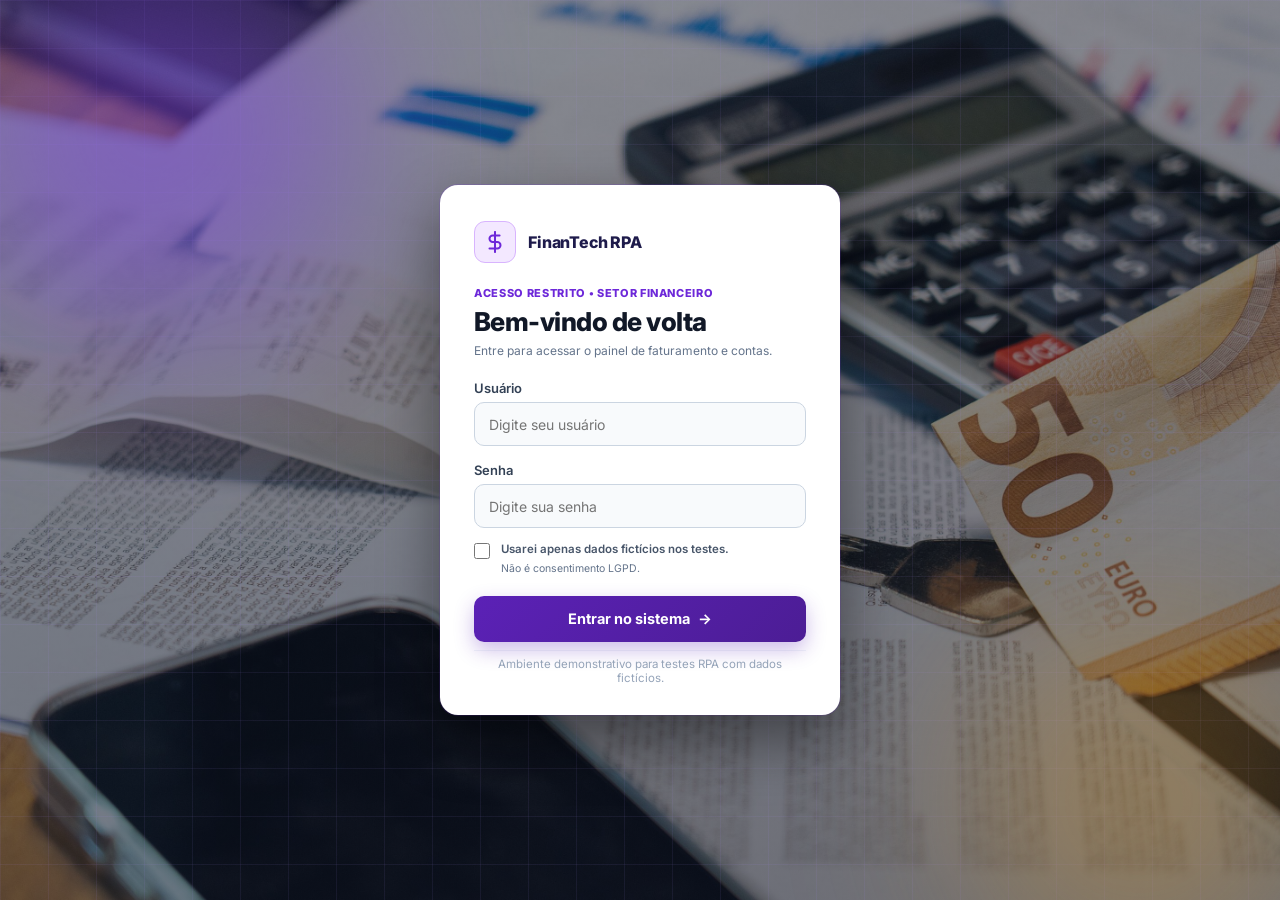
<file: templates/index.html>
<!DOCTYPE html>
<html lang="pt-BR">
<head>
  <meta charset="UTF-8" />
  <meta name="viewport" content="width=device-width, initial-scale=1.0" />
  <title>Controle Financeiro | FinanTech RPA</title>
  <link rel="preconnect" href="https://fonts.googleapis.com">
  <link rel="preconnect" href="https://fonts.gstatic.com" crossorigin>
  <link href="https://fonts.googleapis.com/css2?family=Inter:wght@400;500;600;700;800&display=swap" rel="stylesheet">
  <link rel="stylesheet" href="../css/index.css?v=3" />
</head>
<body>
  <div class="page-shell">
    <!-- Barra Superior Arredondada no mesmo estilo do Drogaria RPA (em Roxo/Índigo Executivo) -->
    <header class="topbar">
      <div class="topbar-left">
        <div class="topbar-logo" aria-hidden="true">
          <svg width="20" height="20" viewBox="0 0 24 24" fill="none" stroke="currentColor" stroke-width="2.1" stroke-linecap="round" stroke-linejoin="round">
            <line x1="12" y1="1" x2="12" y2="23"></line>
            <path d="M17 5H9.5a3.5 3.5 0 0 0 0 7h5a3.5 3.5 0 0 1 0 7H6"></path>
          </svg>
        </div>
        <div>
          <h1 class="topbar-title">FinanTech RPA</h1>
          <p class="topbar-subtitle">Cadastro de títulos e contas</p>
        </div>
      </div>

      <div class="topbar-right">
        <span class="status-pill">
          <span class="status-dot"></span>
          Ambiente de testes RPA
        </span>
        <button type="button" id="botaoSair" class="btn-logout" title="Sair do Sistema">
          <svg width="17" height="17" viewBox="0 0 24 24" fill="none" stroke="currentColor" stroke-width="2.3" stroke-linecap="round" stroke-linejoin="round">
            <path d="M9 21H5a2 2 0 0 1-2-2V5a2 2 0 0 1 2-2h4"></path>
            <polyline points="16 17 21 12 16 7"></polyline>
            <line x1="21" y1="12" x2="9" y2="12"></line>
          </svg>
        </button>
      </div>
    </header>

    <!-- Dois Cards Lado a Lado (Formulário à Esquerda + Inventário/Títulos à Direita) -->
    <main class="main-grid">
      <!-- Card Esquerdo: NOVO REGISTRO -->
      <section class="card form-card" aria-label="Novo Registro Financeiro">
        <div class="card-header">
          <span class="step-label">NOVO REGISTRO</span>
          <h2 class="card-title">Dados do lançamento</h2>
        </div>

        <form id="formFinanceiro" class="fin-form">
          <!-- Linha 1 -->
          <div class="form-row">
            <div class="field">
              <label for="codigoLancamento">Código interno *</label>
              <input type="text" id="codigoLancamento" name="codigoLancamento" placeholder="Ex.: FIN-RPA-0001" maxlength="40" required />
            </div>
            <div class="field">
              <label for="nomeEmpresa">Cliente / Fornecedor *</label>
              <input type="text" id="nomeEmpresa" name="nomeEmpresa" placeholder="Ex.: Horizonte Digital" maxlength="120" required />
            </div>
          </div>

          <!-- Linha 2 -->
          <div class="form-row">
            <div class="field">
              <label for="documento">CNPJ / CPF *</label>
              <input type="text" id="documento" name="documento" placeholder="Ex.: 00.000.000/0001-00" maxlength="24" required />
            </div>
            <div class="field">
              <label for="categoria">Categoria *</label>
              <select id="categoria" name="categoria" required>
                <option value="">Selecione</option>
                <option value="Serviços de TI">Serviços de TI</option>
                <option value="Venda de Produtos">Venda de Produtos</option>
                <option value="Fornecedores">Fornecedores</option>
                <option value="Infraestrutura / Cloud">Infraestrutura / Cloud</option>
                <option value="Consultoria">Consultoria</option>
                <option value="Impostos / Taxas">Impostos / Taxas</option>
              </select>
            </div>
          </div>

          <!-- Linha 3 -->
          <div class="form-row">
            <div class="field">
              <label for="tipoOperacao">Tipo de operação *</label>
              <select id="tipoOperacao" name="tipoOperacao" required>
                <option value="">Selecione</option>
                <option value="Conta a Receber">Conta a Receber</option>
                <option value="Conta a Pagar">Conta a Pagar</option>
                <option value="Nota Fiscal (NF-e)">Nota Fiscal (NF-e)</option>
                <option value="Boleto Bancário">Boleto Bancário</option>
                <option value="Reembolso">Reembolso</option>
              </select>
            </div>
            <div class="field">
              <label for="formaPagamento">Forma de pagamento *</label>
              <select id="formaPagamento" name="formaPagamento" required>
                <option value="">Selecione</option>
                <option value="PIX Empresarial">PIX Empresarial</option>
                <option value="Boleto Faturado">Boleto Faturado</option>
                <option value="Transferência TED">Transferência TED</option>
                <option value="Cartão Corporativo">Cartão Corporativo</option>
              </select>
            </div>
          </div>

          <!-- Linha 4 -->
          <div class="form-row">
            <div class="field">
              <label for="centroCusto">Banco / Centro de custo</label>
              <input type="text" id="centroCusto" name="centroCusto" placeholder="Nome do banco ou setor" maxlength="120" />
            </div>
            <div class="field">
              <label for="codigoBarras">Código de barras (Boleto)</label>
              <input type="text" id="codigoBarras" name="codigoBarras" placeholder="Código de barras do boleto" maxlength="60" />
            </div>
          </div>

          <!-- Linha 5 -->
          <div class="form-row">
            <div class="field">
              <label for="numeroNota">Nº Documento / NF</label>
              <input type="text" id="numeroNota" name="numeroNota" placeholder="Número da nota" maxlength="60" />
            </div>
            <div class="field">
              <label for="dataVencimento">Vencimento *</label>
              <input type="date" id="dataVencimento" name="dataVencimento" required />
            </div>
          </div>

          <!-- Linha 6 -->
          <div class="form-row">
            <div class="field">
              <label for="parcelas">Parcelas *</label>
              <input type="number" id="parcelas" name="parcelas" placeholder="1" min="1" step="1" required />
            </div>
            <div class="field">
              <label for="valorBruto">Valor do título (R$) *</label>
              <input type="number" id="valorBruto" name="valorBruto" placeholder="0,00" min="0.01" step="0.01" inputmode="decimal" required />
            </div>
          </div>

          <!-- Botões de Ação Lado a Lado -->
          <div class="form-actions">
            <button type="submit" id="btnCadastrar" class="btn-submit">
              + Cadastrar
            </button>
            <button type="button" id="btnLimparCampos" class="btn-reset">
              Limpar campos
            </button>
          </div>

          <div id="feedbackMsg" class="feedback-toast hidden" role="status"></div>
        </form>
      </section>

      <!-- Card Direito: FATURAMENTO / TÍTULOS CADASTRADOS -->
      <section class="card table-card" aria-label="Títulos Cadastrados">
        <div class="table-card-header">
          <div>
            <span class="step-label">MOVIMENTAÇÃO</span>
            <h2 class="card-title">Títulos cadastrados</h2>
          </div>

          <div class="count-box" id="contadorRegistros" title="Total de lançamentos cadastrados" aria-live="polite" aria-label="Total de títulos">
            0
          </div>
        </div>

        <div class="table-box">
          <table class="fin-table" id="tabelaRegistros">
            <thead>
              <tr>
                <th>Código</th>
                <th>Cliente / Fornecedor</th>
                <th>Categoria</th>
                <th>Operação / Pagamento</th>
                <th>NF / Vencimento</th>
                <th>Parcelas</th>
                <th>Valor</th>
              </tr>
            </thead>
            <tbody id="corpoTabela">
            </tbody>
          </table>

          <!-- Estado Vazio idêntico ao modelo em anexo -->
          <div id="estadoVazio" class="empty-state">
            <div class="empty-icon" aria-hidden="true">
              <svg width="22" height="22" viewBox="0 0 24 24" fill="none" stroke="currentColor" stroke-width="2" stroke-linecap="round" stroke-linejoin="round">
                <line x1="12" y1="1" x2="12" y2="23"></line>
                <path d="M17 5H9.5a3.5 3.5 0 0 0 0 7h5a3.5 3.5 0 0 1 0 7H6"></path>
              </svg>
            </div>
            <h3 class="empty-title">Nenhum título cadastrado</h3>
            <p class="empty-desc">Os títulos financeiros cadastrados aparecerão aqui.</p>
          </div>
        </div>

        <div class="table-card-footer">
          <span id="resumoRodape" class="footer-count">0 títulos</span>
          <button type="button" id="btnLimparTabela" class="btn-clear-link">Limpar lançamentos</button>
        </div>
      </section>
    </main>

    <footer class="page-footer">
      Cadastro financeiro para testes de automação RPA.
    </footer>
  </div>

  <script src="../js/index.js" defer></script>
</body>
</html>
</file>
<file: css/index.css>
* {
  box-sizing: border-box;
  margin: 0;
  padding: 0;
}

body {
  font-family: 'Inter', -apple-system, BlinkMacSystemFont, sans-serif;
  background-color: #f3f4f8;
  color: #0f172a;
  min-height: 100vh;
}

.page-shell {
  max-width: 1360px;
  margin: 0 auto;
  padding: 6px 8px 10px;
  display: flex;
  flex-direction: column;
  gap: 8px;
}

/* Barra Superior Arredondada (Estilo Drogaria RPA, cor Roxo/Índigo Executivo) */
.topbar {
  background: linear-gradient(90deg, #3b0764 0%, #4c1d95 55%, #5b21b6 100%);
  color: #ffffff;
  padding: 6px 12px;
  border-radius: 10px;
  display: flex;
  align-items: center;
  justify-content: space-between;
  box-shadow: 0 4px 14px rgba(76, 29, 149, 0.18);
}

.topbar-left {
  display: flex;
  align-items: center;
  gap: 9px;
}

.topbar-logo {
  width: 32px;
  height: 32px;
  border-radius: 8px;
  background: rgba(255, 255, 255, 0.14);
  border: 1px solid rgba(255, 255, 255, 0.22);
  display: flex;
  align-items: center;
  justify-content: center;
  color: #e9d5ff;
}

.topbar-title {
  font-size: 16px;
  font-weight: 800;
  letter-spacing: -0.01em;
}

.topbar-subtitle {
  font-size: 12px;
  color: #ddd6fe;
}

.topbar-right {
  display: flex;
  align-items: center;
  gap: 6px;
}

.status-pill {
  display: inline-flex;
  align-items: center;
  gap: 7px;
  background: rgba(255, 255, 255, 0.12);
  border: 1px solid rgba(255, 255, 255, 0.24);
  padding: 5px 10px;
  border-radius: 7px;
  font-size: 11px;
  font-weight: 600;
  color: #f5f3ff;
}

.status-dot {
  width: 7px;
  height: 7px;
  border-radius: 50%;
  background: #c084fc;
}

.btn-logout {
  width: 32px;
  height: 32px;
  border-radius: 7px;
  border: none;
  background: #dc2626;
  color: #ffffff;
  display: flex;
  align-items: center;
  justify-content: center;
  cursor: pointer;
  transition: background 0.15s ease;
}

.btn-logout:hover {
  background: #b91c1c;
}

/* Grid Principal Sempre Lado a Lado em Desktop e Telas Médias */
.main-grid {
  display: grid;
  grid-template-columns: 33% 1fr;
  gap: 8px;
  align-items: stretch;
}

.card {
  background: #ffffff;
  border-radius: 10px;
  border: 1px solid #e2e8f0;
  box-shadow: 0 2px 10px rgba(15, 23, 42, 0.03);
  padding: 12px 14px;
  display: flex;
  flex-direction: column;
}

.step-label {
  display: inline-block;
  font-size: 10px;
  font-weight: 800;
  letter-spacing: 0.07em;
  color: #6d28d9;
  text-transform: uppercase;
  margin-bottom: 2px;
}

.card-title {
  font-size: 16.5px;
  font-weight: 800;
  color: #0f172a;
  letter-spacing: -0.01em;
}

.card-header {
  padding-bottom: 8px;
  margin-bottom: 9px;
  border-bottom: 1px solid #f1f5f9;
}

/* Formulário 6 Linhas x 2 Colunas Lado a Lado */
.fin-form {
  display: flex;
  flex-direction: column;
  gap: 8px;
  flex: 1;
}

.form-row {
  display: grid;
  grid-template-columns: 1fr 1fr;
  gap: 8px;
}

.field {
  display: flex;
  flex-direction: column;
  gap: 4px;
  min-width: 0;
}

.field label {
  font-size: 11.5px;
  font-weight: 700;
  color: #334155;
  white-space: nowrap;
  overflow: hidden;
  text-overflow: ellipsis;
}

.field input,
.field select {
  width: 100%;
  height: 33px;
  padding: 0 9px;
  border-radius: 6px;
  border: 1px solid #d8dee9;
  background: #f8fafc;
  font-size: 12.5px;
  color: #0f172a;
  font-family: inherit;
  transition: border-color 0.15s ease, background 0.15s ease;
}

.field input::placeholder {
  color: #94a3b8;
}

.field input:focus,
.field select:focus {
  outline: none;
  border-color: #6d28d9;
  background: #ffffff;
  box-shadow: 0 0 0 3px rgba(109, 40, 217, 0.12);
}

.form-actions {
  display: grid;
  grid-template-columns: 1fr 1fr;
  gap: 8px;
  margin-top: 2px;
}

.btn-submit {
  height: 35px;
  border: none;
  border-radius: 6px;
  background: #4c1d95;
  color: #ffffff;
  font-family: inherit;
  font-size: 13px;
  font-weight: 700;
  cursor: pointer;
  transition: background 0.15s ease;
}

.btn-submit:hover {
  background: #5b21b6;
}

.btn-reset {
  height: 35px;
  border: 1px solid #d8dee9;
  border-radius: 6px;
  background: #ffffff;
  color: #334155;
  font-family: inherit;
  font-size: 12.5px;
  font-weight: 600;
  cursor: pointer;
}

.btn-reset:hover {
  background: #f8fafc;
}

.feedback-toast {
  margin-top: 4px;
  padding: 7px 10px;
  border-radius: 8px;
  background: #f3e8ff;
  border: 1px solid #d8b4fe;
  color: #4c1d95;
  font-size: 11.5px;
  font-weight: 600;
  text-align: center;
}

.feedback-toast.success {
  background: #ecfdf5;
  border-color: #a7f3d0;
  color: #047857;
}

.feedback-toast.error {
  background: #fef2f2;
  border-color: #fecaca;
  color: #b91c1c;
}

.hidden {
  display: none !important;
}

.sr-only {
  position: absolute;
  width: 1px;
  height: 1px;
  overflow: hidden;
  clip: rect(0, 0, 0, 0);
  white-space: nowrap;
  clip-path: inset(50%);
}

/* Card Direito: Tabela / Inventário */
.table-card-header {
  display: flex;
  align-items: center;
  justify-content: space-between;
  padding-bottom: 7px;
  margin-bottom: 8px;
  border-bottom: 1px solid #f1f5f9;
}

.count-box {
  min-width: 34px;
  height: 34px;
  padding: 0 10px;
  border-radius: 8px;
  background: #f3e8ff;
  border: 1px solid #d8b4fe;
  color: #4c1d95;
  font-size: 14px;
  font-weight: 800;
  display: flex;
  align-items: center;
  justify-content: center;
}

.table-box {
  flex: 1;
  min-height: 360px;
  max-height: 440px;
  overflow-y: auto;
  border: 1px solid #edf2f7;
  border-radius: 10px;
  background: #fbfcfe;
  display: flex;
  flex-direction: column;
}

.fin-table {
  width: 100%;
  border-collapse: collapse;
  text-align: left;
}

.fin-table thead th {
  position: sticky;
  top: 0;
  background: #f1f5f9;
  color: #475569;
  font-size: 11px;
  font-weight: 700;
  padding: 7px 9px;
  border-bottom: 1px solid #e2e8f0;
  z-index: 1;
}

.fin-table tbody tr {
  background: #ffffff;
  border-bottom: 1px solid #f1f5f9;
}

.fin-table tbody tr:hover {
  background: #faf5ff;
}

.fin-table td {
  padding: 6px 9px;
  font-size: 11.5px;
  color: #1e293b;
  vertical-align: middle;
}

.code-cell {
  font-weight: 700;
  color: #475569;
  white-space: nowrap;
}

.company-main {
  font-weight: 700;
  color: #0f172a;
  display: block;
}

.company-sub {
  font-size: 10.5px;
  color: #64748b;
}

.cat-pill {
  display: inline-block;
  padding: 2px 7px;
  border-radius: 6px;
  font-size: 10.5px;
  font-weight: 700;
  background: #f3e8ff;
  color: #5b21b6;
  border: 1px solid #d8b4fe;
  white-space: nowrap;
}

.nf-main {
  font-size: 10.5px;
  color: #64748b;
  display: block;
}

.venc-pill {
  display: inline-block;
  margin-top: 2px;
  padding: 1px 6px;
  border-radius: 5px;
  font-size: 10.5px;
  font-weight: 700;
  background: #ede9fe;
  color: #4c1d95;
  border: 1px solid #ddd6fe;
}

.parc-badge {
  display: inline-block;
  padding: 2px 7px;
  border-radius: 6px;
  font-size: 10.5px;
  font-weight: 700;
  background: #fef3c7;
  color: #92400e;
  border: 1px solid #fde68a;
}

.val-cell {
  font-weight: 700;
  color: #0f172a;
  white-space: nowrap;
}

/* Estado Vazio Centralizado igual ao Drogaria RPA */
.empty-state {
  flex: 1;
  display: flex;
  flex-direction: column;
  align-items: center;
  justify-content: center;
  padding: 40px 20px;
  text-align: center;
}

.empty-icon {
  width: 48px;
  height: 48px;
  border-radius: 50%;
  background: #f3e8ff;
  border: 1px solid #d8b4fe;
  color: #6d28d9;
  display: flex;
  align-items: center;
  justify-content: center;
  margin-bottom: 12px;
}

.empty-title {
  font-size: 14px;
  font-weight: 700;
  color: #0f172a;
  margin-bottom: 4px;
}

.empty-desc {
  font-size: 12px;
  color: #64748b;
}

.table-card-footer {
  display: flex;
  align-items: center;
  justify-content: space-between;
  padding-top: 7px;
  margin-top: 5px;
  font-size: 11.5px;
  color: #64748b;
}

.btn-clear-link {
  border: none;
  background: transparent;
  color: #475569;
  font-family: inherit;
  font-size: 11.5px;
  font-weight: 600;
  cursor: pointer;
}

.btn-clear-link:hover {
  color: #dc2626;
  text-decoration: underline;
}

.page-footer {
  text-align: center;
  font-size: 11.5px;
  color: #94a3b8;
  padding-top: 0;
}

@media (max-width: 1050px) {
  .main-grid {
    grid-template-columns: 1fr;
  }

  .table-box {
    min-height: 320px;
  }
}

@media (max-width: 560px) {
  .page-shell {
    padding: 6px 10px 10px;
    gap: 10px;
  }

  .topbar {
    padding: 10px 12px;
  }

  .topbar-subtitle {
    font-size: 10px;
  }

  .status-pill {
    gap: 5px;
    padding: 6px 8px;
    font-size: 10px;
  }

  .status-pill .status-dot {
    flex: 0 0 auto;
  }

  .main-grid {
    gap: 10px;
  }

  .card {
    padding: 14px 12px;
  }

  .form-row {
    grid-template-columns: 1fr;
  }

  .field label {
    white-space: normal;
  }

  .table-box {
    min-height: 280px;
  }

  .fin-table {
    min-width: 760px;
  }
}

@media (prefers-reduced-motion: reduce) {
  *,
  *::before,
  *::after {
    scroll-behavior: auto !important;
    transition-duration: 0.01ms !important;
  }
}
</file>
<file: css/login.css>
* {
  box-sizing: border-box;
  margin: 0;
  padding: 0;
}

body {
  font-family: 'Inter', -apple-system, BlinkMacSystemFont, sans-serif;
  min-height: 100vh;
  display: flex;
  align-items: center;
  justify-content: center;
  background-color: #130f26;
  color: #1e1b4b;
  position: relative;
  overflow-x: hidden;
  overflow-y: auto;
}

.bg-overlay {
  position: fixed;
  inset: 0;
  background:
    linear-gradient(rgba(15, 23, 42, 0.48), rgba(15, 23, 42, 0.58)),
    url("../static/imagem3.jpg") center / cover no-repeat;
  z-index: 0;
}

.bg-grid {
  position: absolute;
  inset: 0;
  background-image:
    linear-gradient(to right, rgba(167, 139, 250, 0.08) 1px, transparent 1px),
    linear-gradient(to bottom, rgba(167, 139, 250, 0.08) 1px, transparent 1px);
  background-size: 48px 48px;
}

.bg-glow {
  position: absolute;
  border-radius: 9999px;
  filter: blur(90px);
  opacity: 0.45;
}

.bg-glow-1 {
  width: 420px;
  height: 420px;
  background: #7c3aed;
  top: -80px;
  left: -60px;
}

.bg-glow-2 {
  width: 380px;
  height: 380px;
  background: #f59e0b;
  bottom: -90px;
  right: -50px;
  opacity: 0.25;
}

.login-wrapper {
  position: relative;
  z-index: 1;
  width: 100%;
  max-width: 440px;
  padding: 20px;
}

.login-card {
  background: #ffffff;
  border-radius: 18px;
  padding: 36px 34px 30px;
  box-shadow: 0 25px 60px rgba(0, 0, 0, 0.45), 0 0 0 1px rgba(124, 58, 237, 0.2);
}

.brand-row {
  display: flex;
  align-items: center;
  gap: 12px;
  margin-bottom: 18px;
}

.brand-icon {
  width: 42px;
  height: 42px;
  border-radius: 11px;
  background: #f3e8ff;
  border: 1px solid #d8b4fe;
  color: #6d28d9;
  display: flex;
  align-items: center;
  justify-content: center;
}

.brand-name {
  font-size: 16px;
  font-weight: 800;
  color: #1e1b4b;
  letter-spacing: -0.01em;
}

.badge-restricted {
  display: inline-block;
  font-size: 11px;
  font-weight: 800;
  letter-spacing: 0.06em;
  color: #6d28d9;
  margin-bottom: 6px;
}

.login-title {
  font-size: 26px;
  font-weight: 800;
  color: #111827;
  letter-spacing: -0.02em;
  margin-bottom: 6px;
}

.login-subtitle {
  font-size: 12px;
  color: #64748b;
  margin-bottom: 22px;
}

.login-form {
  display: flex;
  flex-direction: column;
  gap: 16px;
}

.form-group {
  display: flex;
  flex-direction: column;
  gap: 6px;
}

.form-group label {
  font-size: 13px;
  font-weight: 600;
  color: #334155;
}

.form-group input {
  height: 44px;
  padding: 0 14px;
  border-radius: 10px;
  border: 1px solid #cbd5e1;
  background: #f8fafc;
  font-size: 14px;
  color: #0f172a;
  font-family: inherit;
  transition: all 0.15s ease;
}

.form-group input:focus {
  outline: none;
  border-color: #6d28d9;
  background: #ffffff;
  box-shadow: 0 0 0 3px rgba(109, 40, 217, 0.15);
}

.login-test-data {
  display: grid;
  grid-template-columns: 18px minmax(0, 1fr);
  align-items: start;
  gap: 9px;
  margin-top: -3px;
}

.login-test-data input {
  width: 16px;
  height: 16px;
  margin: 2px 0 0;
  accent-color: #6d28d9;
  cursor: pointer;
}

.login-test-data label {
  color: #475569;
  font-size: 11.5px;
  font-weight: 600;
  line-height: 1.45;
  cursor: pointer;
}

.login-test-data label span {
  display: block;
  margin-top: 3px;
  color: #64748b;
  font-size: 10.5px;
  font-weight: 400;
}

.login-error {
  font-size: 12.5px;
  font-weight: 600;
  color: #b91c1c;
  background: #fef2f2;
  border: 1px solid #fecaca;
  padding: 9px 12px;
  border-radius: 8px;
}

.hidden {
  display: none !important;
}

.btn-login {
  margin-top: 4px;
  height: 46px;
  border: none;
  border-radius: 10px;
  background: linear-gradient(135deg, #5b21b6 0%, #4c1d95 100%);
  color: #ffffff;
  font-size: 14.5px;
  font-weight: 700;
  font-family: inherit;
  cursor: pointer;
  display: flex;
  align-items: center;
  justify-content: center;
  gap: 8px;
  box-shadow: 0 8px 20px rgba(91, 33, 182, 0.3);
  transition: transform 0.12s ease, background 0.15s ease;
}

.btn-login:hover {
  background: linear-gradient(135deg, #6d28d9 0%, #5b21b6 100%);
}

.btn-login:active {
  transform: scale(0.99);
}

.login-footer {
  margin-top: 8px;
  padding-top: 6px;
  border-top: 1px solid #f1f5f9;
  text-align: center;
  font-size: 11.5px;
  color: #94a3b8;
}

@media (max-width: 480px) {
  .login-wrapper {
    padding: 14px;
  }

  .login-card {
    padding: 28px 22px 24px;
  }
}

@media (prefers-reduced-motion: reduce) {
  *,
  *::before,
  *::after {
    transition-duration: 0.01ms !important;
  }
}
</file>
